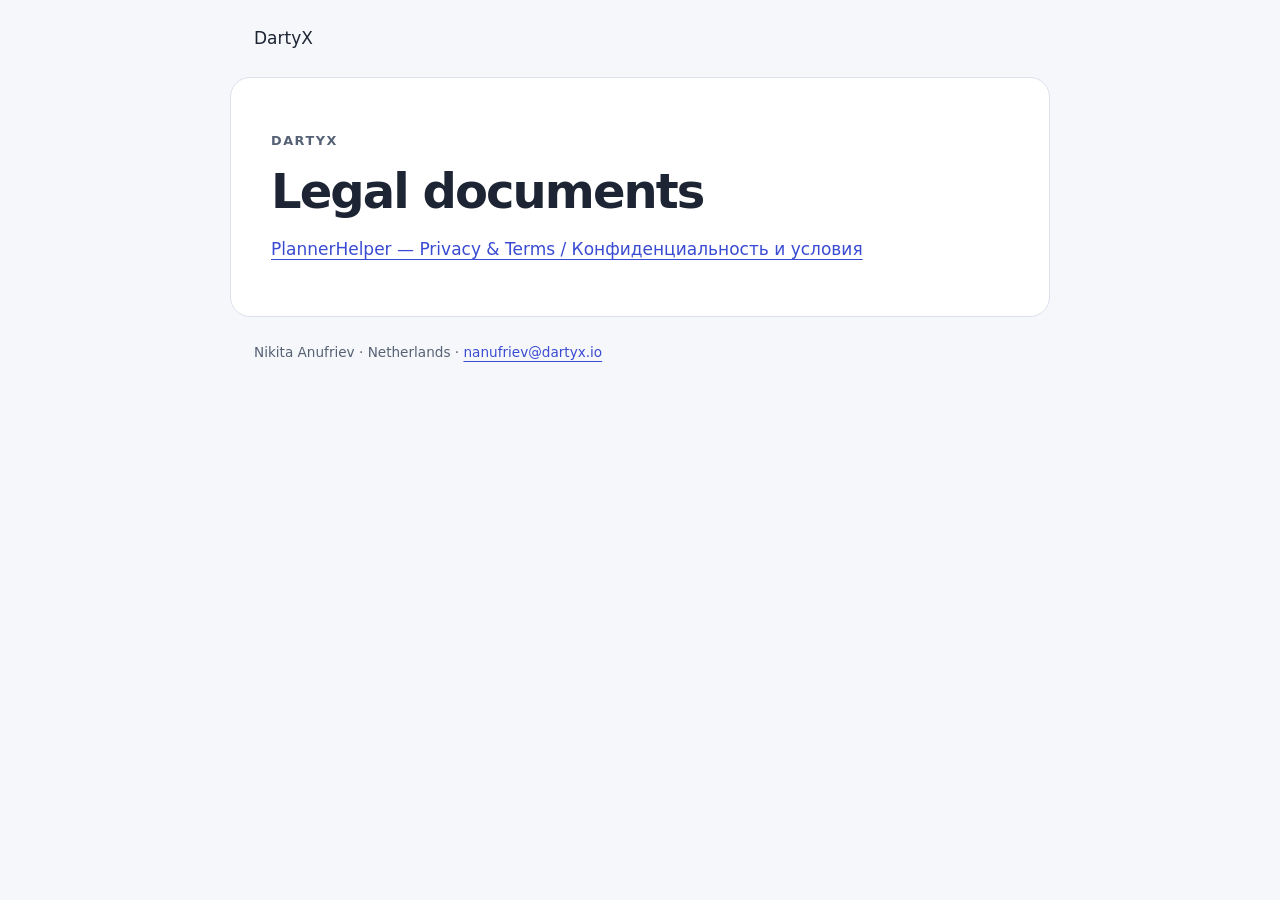
<file: index.html>
<!doctype html><html lang="en"><head><meta charset="utf-8"><meta name="viewport" content="width=device-width, initial-scale=1"><title>DartyX · Legal</title><link rel="stylesheet" href="styles.css"></head><body><header>DartyX</header><main><p class="eyebrow">DartyX</p><h1>Legal documents</h1><p><a href="plannerhelper/">PlannerHelper — Privacy &amp; Terms / Конфиденциальность и условия</a></p></main><footer>Nikita Anufriev · Netherlands · <a href="mailto:nanufriev@dartyx.io">nanufriev@dartyx.io</a></footer></body></html>
</file>
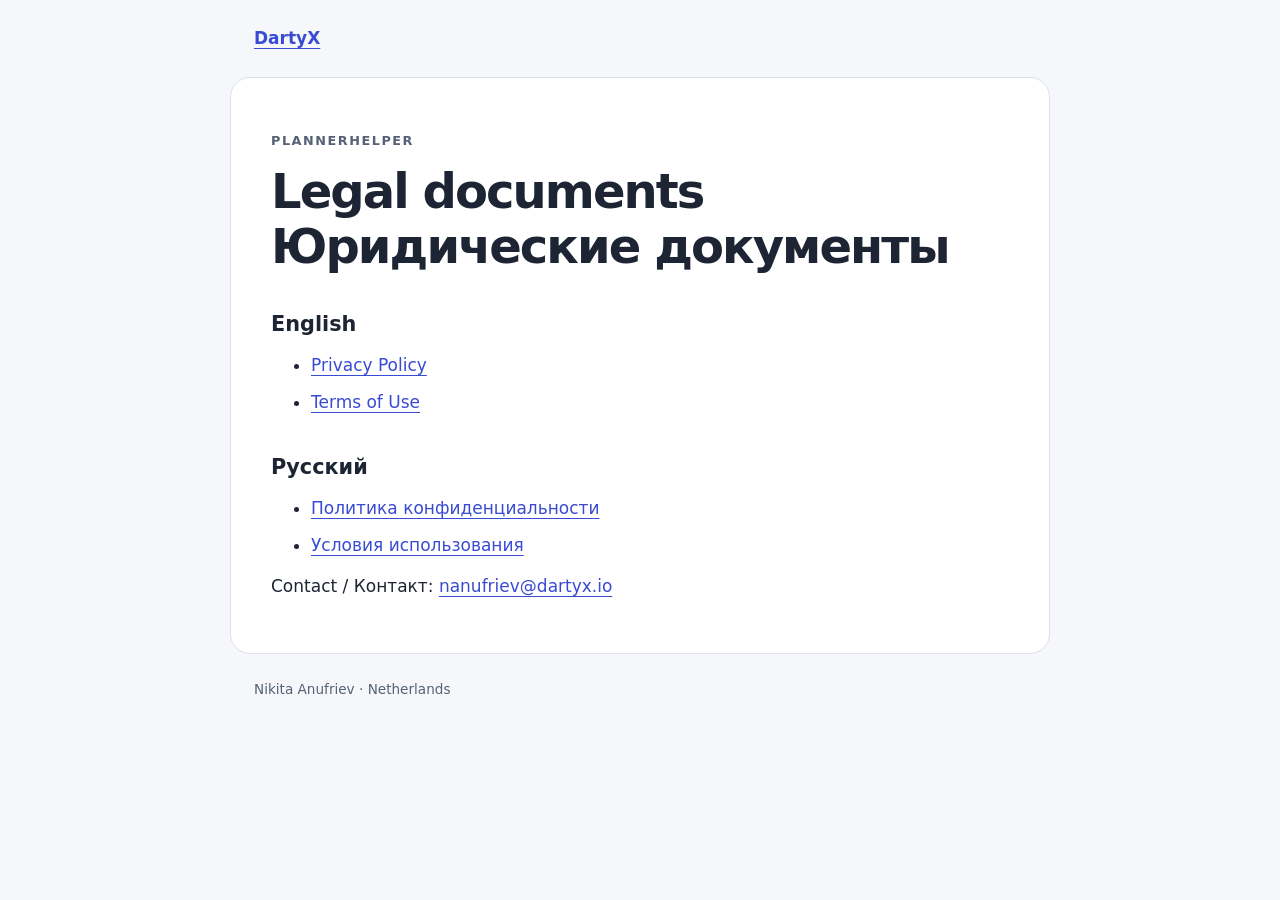
<file: plannerhelper/index.html>
<!doctype html><html lang="en"><head><meta charset="utf-8"><meta name="viewport" content="width=device-width, initial-scale=1"><title>PlannerHelper · Legal</title><link rel="stylesheet" href="../styles.css"></head><body><header><a href="../">DartyX</a></header><main><p class="eyebrow">PlannerHelper</p><h1>Legal documents<br><span lang="ru">Юридические документы</span></h1><h2>English</h2><ul><li><a href="privacy/">Privacy Policy</a></li><li><a href="terms/">Terms of Use</a></li></ul><h2 lang="ru">Русский</h2><ul lang="ru"><li><a href="privacy/ru/">Политика конфиденциальности</a></li><li><a href="terms/ru/">Условия использования</a></li></ul><p>Contact / Контакт: <a href="mailto:nanufriev@dartyx.io">nanufriev@dartyx.io</a></p></main><footer>Nikita Anufriev · Netherlands</footer></body></html>
</file>
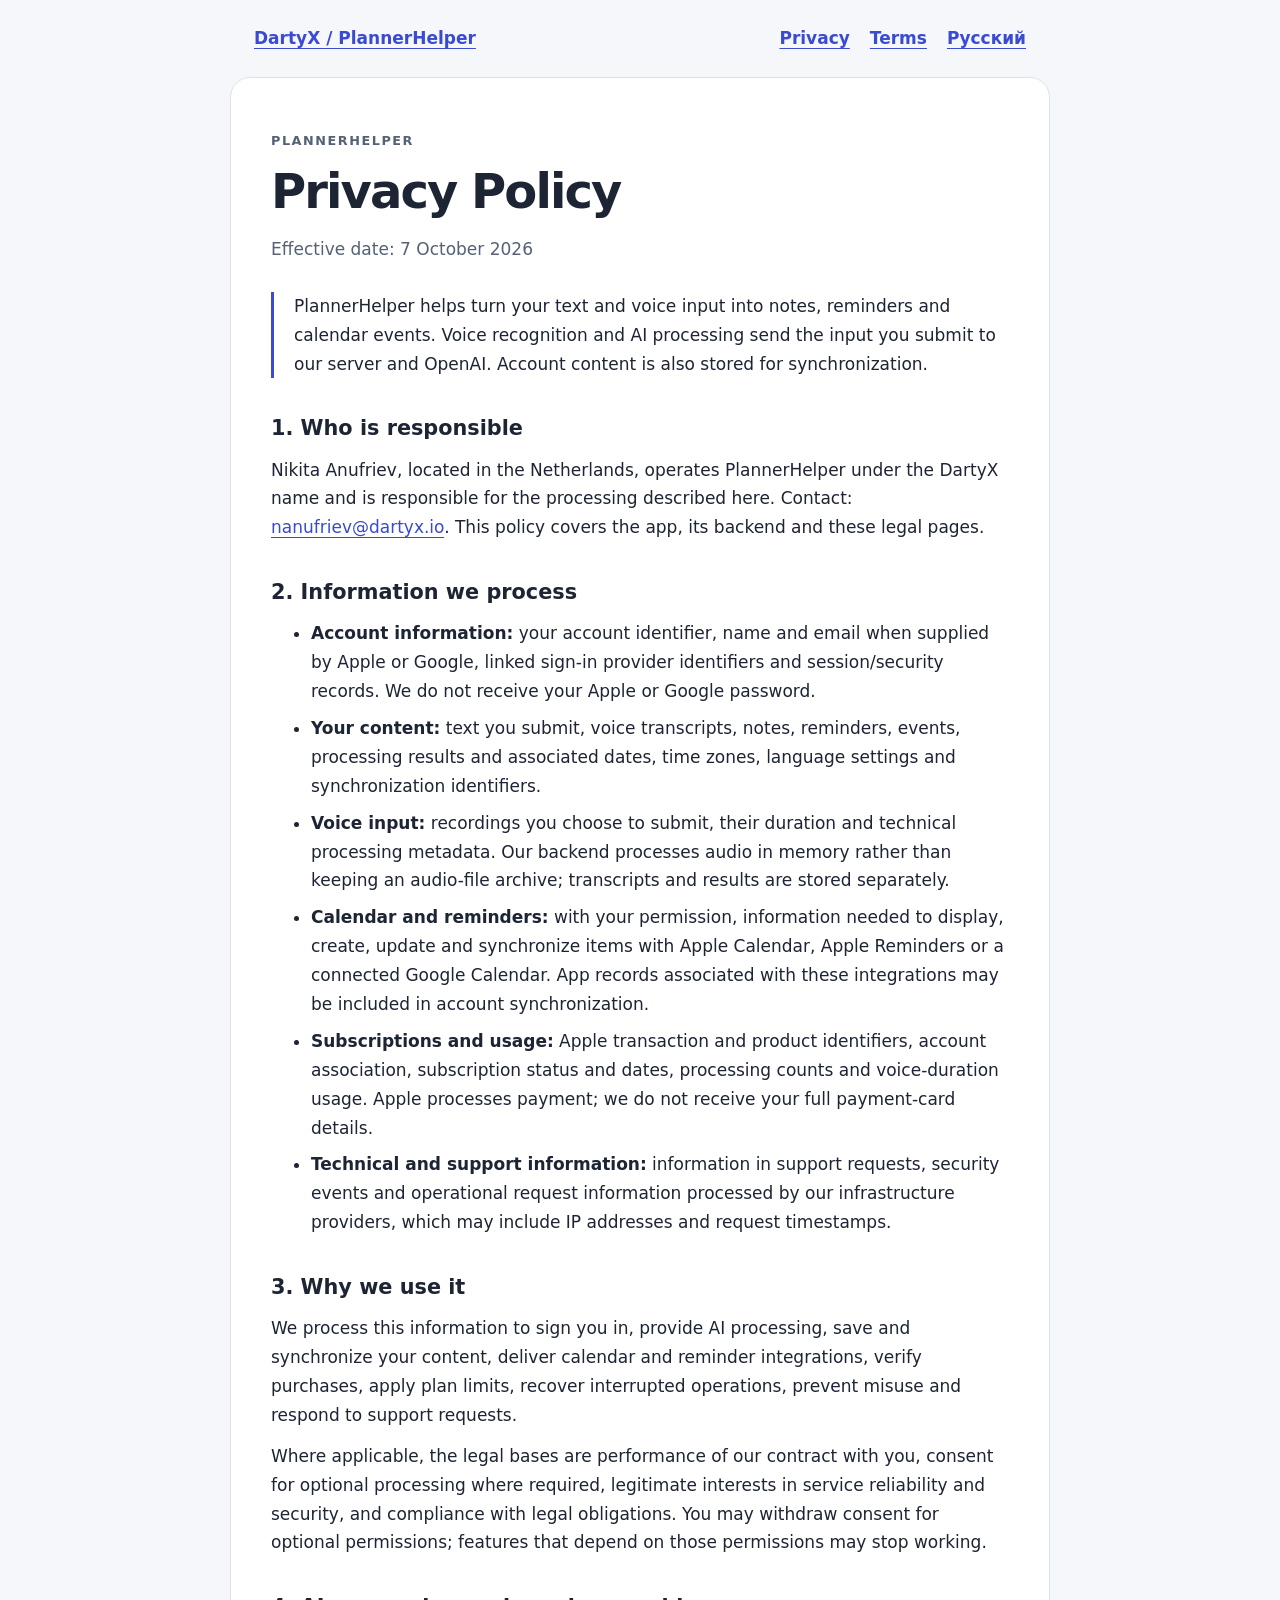
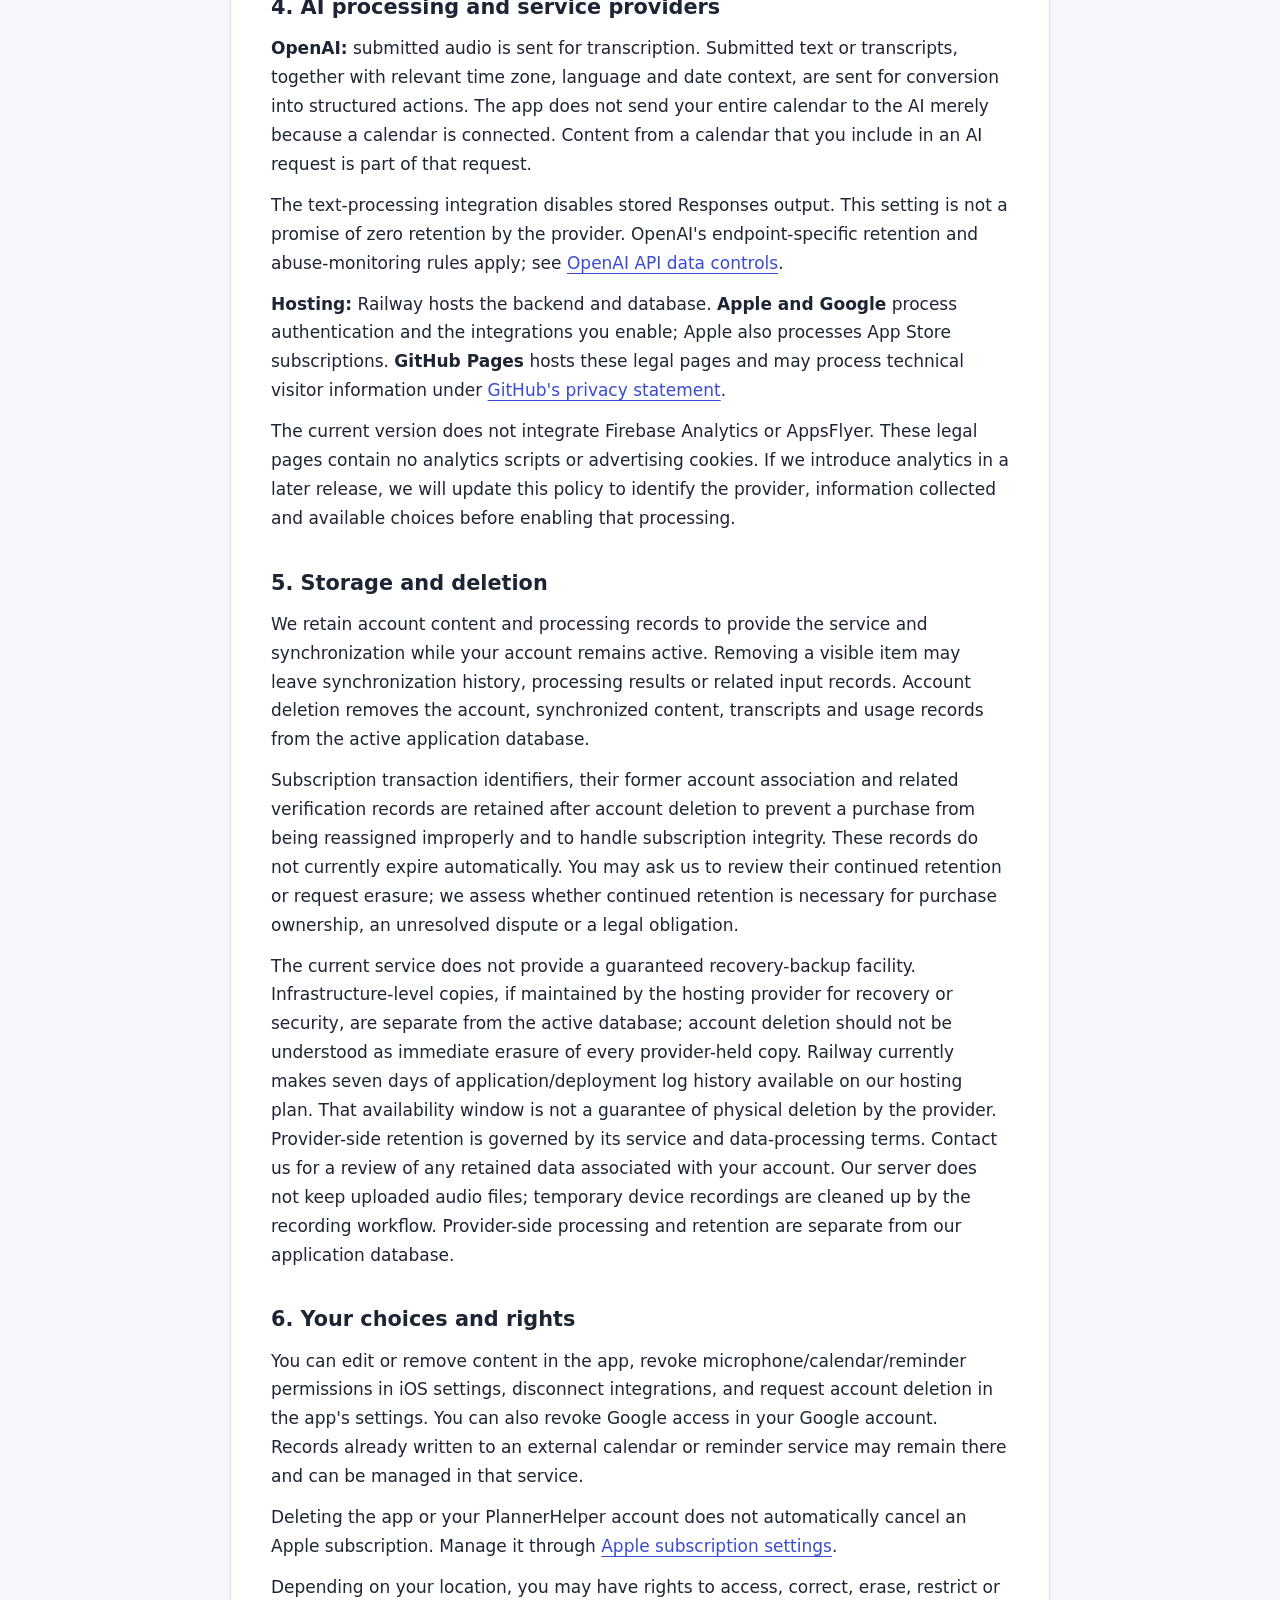
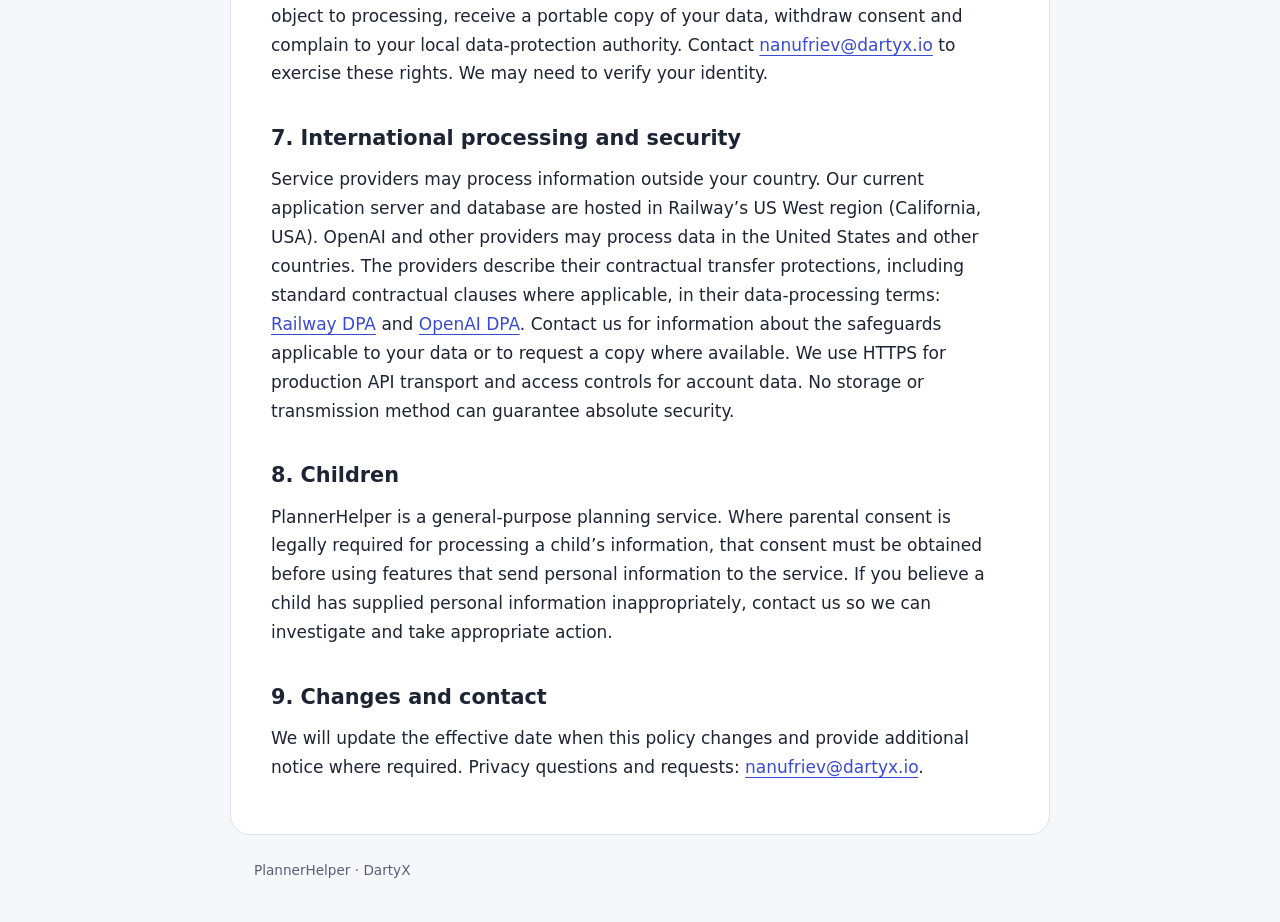
<file: plannerhelper/privacy/index.html>
<!doctype html>
<html lang="en"><head><meta charset="utf-8"><meta name="viewport" content="width=device-width, initial-scale=1"><title>Privacy Policy · PlannerHelper</title><link rel="stylesheet" href="../../styles.css"></head>
<body><header><a href="../">DartyX / PlannerHelper</a><nav aria-label="Legal documents"><a href="./" aria-current="page">Privacy</a><a href="../terms/">Terms</a><a href="ru/" lang="ru" hreflang="ru">Русский</a></nav></header><main>

<p class="eyebrow">PlannerHelper</p><h1>Privacy Policy</h1><p class="meta">Effective date: 7 October 2026</p>
<div class="summary"><p>PlannerHelper helps turn your text and voice input into notes, reminders and calendar events. Voice recognition and AI processing send the input you submit to our server and OpenAI. Account content is also stored for synchronization.</p></div>
<h2>1. Who is responsible</h2><p>Nikita Anufriev, located in the Netherlands, operates PlannerHelper under the DartyX name and is responsible for the processing described here. Contact: <a href="mailto:nanufriev@dartyx.io">nanufriev@dartyx.io</a>. This policy covers the app, its backend and these legal pages.</p>
<h2>2. Information we process</h2><ul>
<li><strong>Account information:</strong> your account identifier, name and email when supplied by Apple or Google, linked sign-in provider identifiers and session/security records. We do not receive your Apple or Google password.</li>
<li><strong>Your content:</strong> text you submit, voice transcripts, notes, reminders, events, processing results and associated dates, time zones, language settings and synchronization identifiers.</li>
<li><strong>Voice input:</strong> recordings you choose to submit, their duration and technical processing metadata. Our backend processes audio in memory rather than keeping an audio-file archive; transcripts and results are stored separately.</li>
<li><strong>Calendar and reminders:</strong> with your permission, information needed to display, create, update and synchronize items with Apple Calendar, Apple Reminders or a connected Google Calendar. App records associated with these integrations may be included in account synchronization.</li>
<li><strong>Subscriptions and usage:</strong> Apple transaction and product identifiers, account association, subscription status and dates, processing counts and voice-duration usage. Apple processes payment; we do not receive your full payment-card details.</li>
<li><strong>Technical and support information:</strong> information in support requests, security events and operational request information processed by our infrastructure providers, which may include IP addresses and request timestamps.</li></ul>
<h2>3. Why we use it</h2><p>We process this information to sign you in, provide AI processing, save and synchronize your content, deliver calendar and reminder integrations, verify purchases, apply plan limits, recover interrupted operations, prevent misuse and respond to support requests.</p><p>Where applicable, the legal bases are performance of our contract with you, consent for optional processing where required, legitimate interests in service reliability and security, and compliance with legal obligations. You may withdraw consent for optional permissions; features that depend on those permissions may stop working.</p>
<h2>4. AI processing and service providers</h2><p><strong>OpenAI:</strong> submitted audio is sent for transcription. Submitted text or transcripts, together with relevant time zone, language and date context, are sent for conversion into structured actions. The app does not send your entire calendar to the AI merely because a calendar is connected. Content from a calendar that you include in an AI request is part of that request.</p><p>The text-processing integration disables stored Responses output. This setting is not a promise of zero retention by the provider. OpenAI's endpoint-specific retention and abuse-monitoring rules apply; see <a href="https://developers.openai.com/api/docs/guides/your-data">OpenAI API data controls</a>.</p><p><strong>Hosting:</strong> Railway hosts the backend and database. <strong>Apple and Google</strong> process authentication and the integrations you enable; Apple also processes App Store subscriptions. <strong>GitHub Pages</strong> hosts these legal pages and may process technical visitor information under <a href="https://docs.github.com/en/site-policy/privacy-policies/github-general-privacy-statement">GitHub's privacy statement</a>.</p><p>The current version does not integrate Firebase Analytics or AppsFlyer. These legal pages contain no analytics scripts or advertising cookies. If we introduce analytics in a later release, we will update this policy to identify the provider, information collected and available choices before enabling that processing.</p>
<h2>5. Storage and deletion</h2><p>We retain account content and processing records to provide the service and synchronization while your account remains active. Removing a visible item may leave synchronization history, processing results or related input records. Account deletion removes the account, synchronized content, transcripts and usage records from the active application database.</p><p>Subscription transaction identifiers, their former account association and related verification records are retained after account deletion to prevent a purchase from being reassigned improperly and to handle subscription integrity. These records do not currently expire automatically. You may ask us to review their continued retention or request erasure; we assess whether continued retention is necessary for purchase ownership, an unresolved dispute or a legal obligation.</p><p>The current service does not provide a guaranteed recovery-backup facility. Infrastructure-level copies, if maintained by the hosting provider for recovery or security, are separate from the active database; account deletion should not be understood as immediate erasure of every provider-held copy. Railway currently makes seven days of application/deployment log history available on our hosting plan. That availability window is not a guarantee of physical deletion by the provider. Provider-side retention is governed by its service and data-processing terms. Contact us for a review of any retained data associated with your account. Our server does not keep uploaded audio files; temporary device recordings are cleaned up by the recording workflow. Provider-side processing and retention are separate from our application database.</p>
<h2>6. Your choices and rights</h2><p>You can edit or remove content in the app, revoke microphone/calendar/reminder permissions in iOS settings, disconnect integrations, and request account deletion in the app's settings. You can also revoke Google access in your Google account. Records already written to an external calendar or reminder service may remain there and can be managed in that service.</p><p>Deleting the app or your PlannerHelper account does not automatically cancel an Apple subscription. Manage it through <a href="https://apps.apple.com/account/subscriptions">Apple subscription settings</a>.</p><p>Depending on your location, you may have rights to access, correct, erase, restrict or object to processing, receive a portable copy of your data, withdraw consent and complain to your local data-protection authority. Contact <a href="mailto:nanufriev@dartyx.io">nanufriev@dartyx.io</a> to exercise these rights. We may need to verify your identity.</p>
<h2>7. International processing and security</h2><p>Service providers may process information outside your country. Our current application server and database are hosted in Railway’s US West region (California, USA). OpenAI and other providers may process data in the United States and other countries. The providers describe their contractual transfer protections, including standard contractual clauses where applicable, in their data-processing terms: <a href="https://railway.com/legal/dpa">Railway DPA</a> and <a href="https://openai.com/policies/data-processing-addendum/">OpenAI DPA</a>. Contact us for information about the safeguards applicable to your data or to request a copy where available. We use HTTPS for production API transport and access controls for account data. No storage or transmission method can guarantee absolute security.</p>
<h2>8. Children</h2><p>PlannerHelper is a general-purpose planning service. Where parental consent is legally required for processing a child’s information, that consent must be obtained before using features that send personal information to the service. If you believe a child has supplied personal information inappropriately, contact us so we can investigate and take appropriate action.</p>
<h2>9. Changes and contact</h2><p>We will update the effective date when this policy changes and provide additional notice where required. Privacy questions and requests: <a href="mailto:nanufriev@dartyx.io">nanufriev@dartyx.io</a>.</p>
</main><footer>PlannerHelper · DartyX</footer></body></html>
</file>
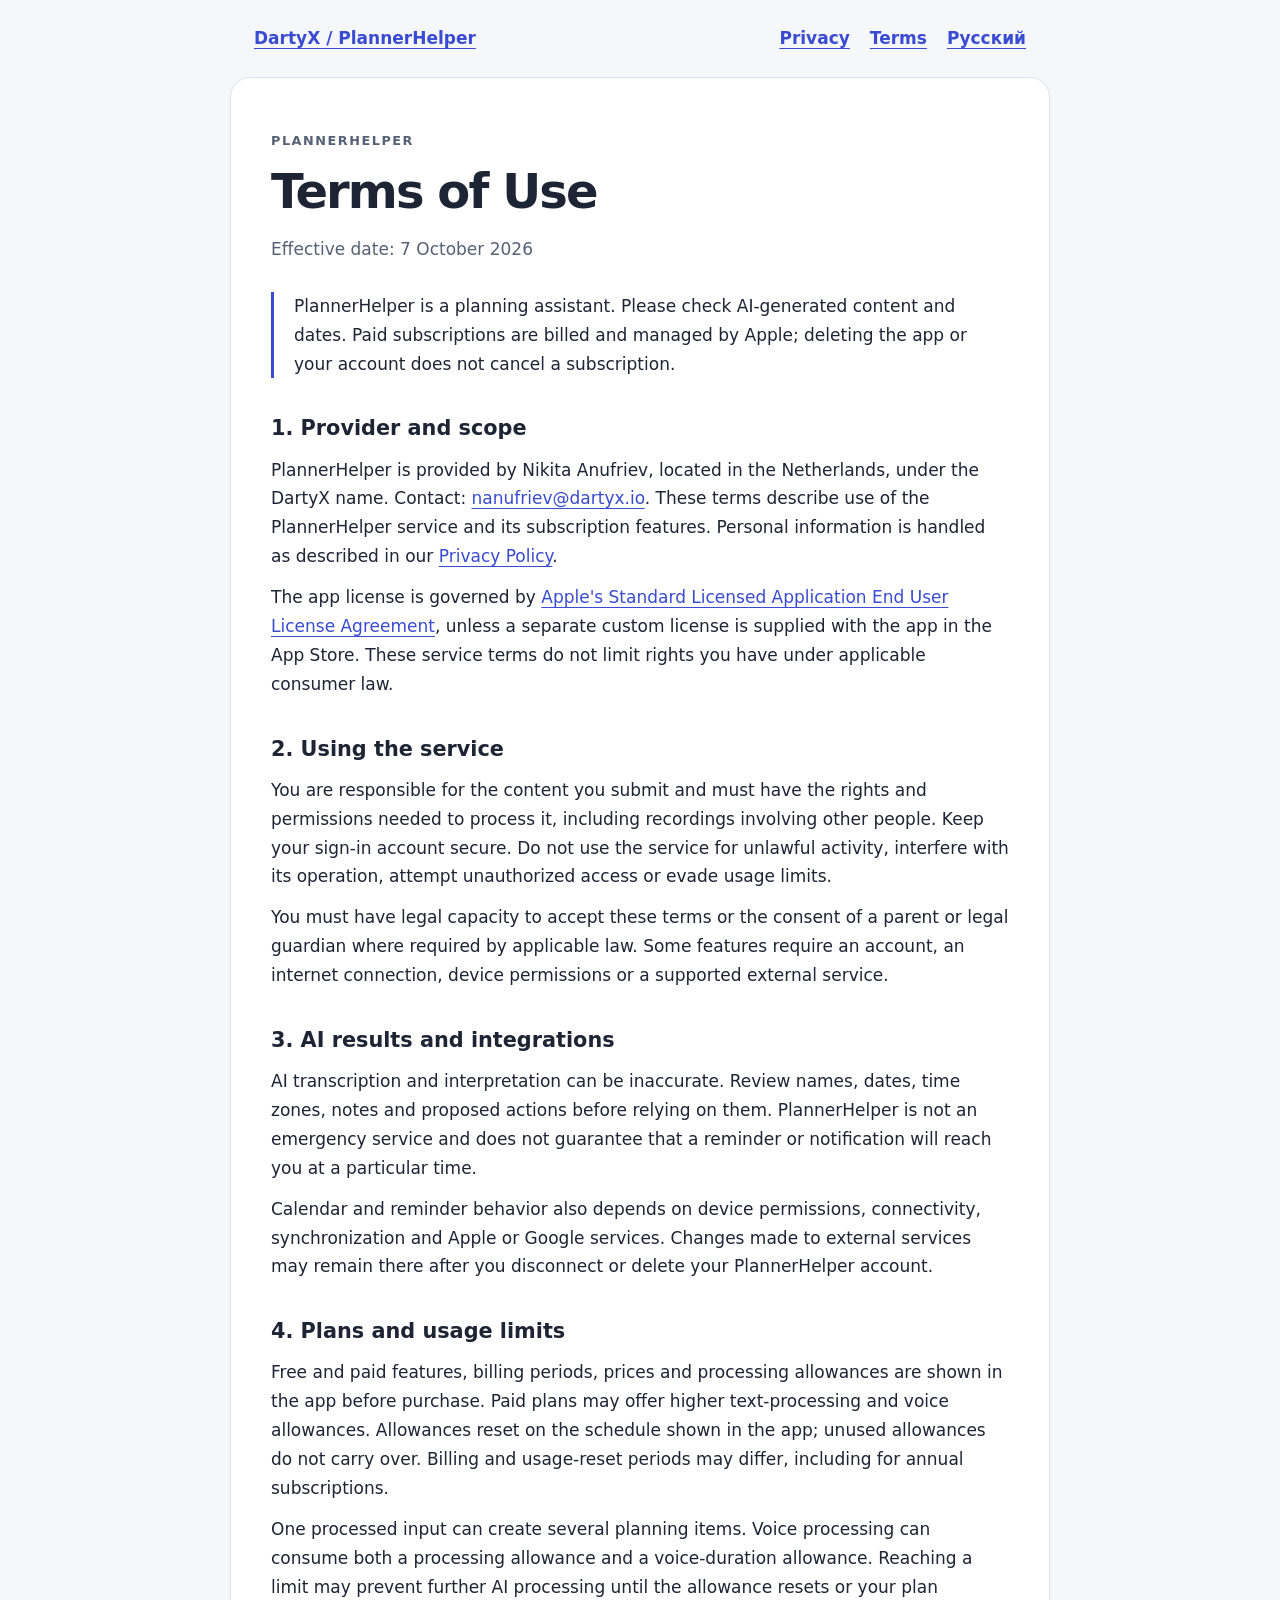
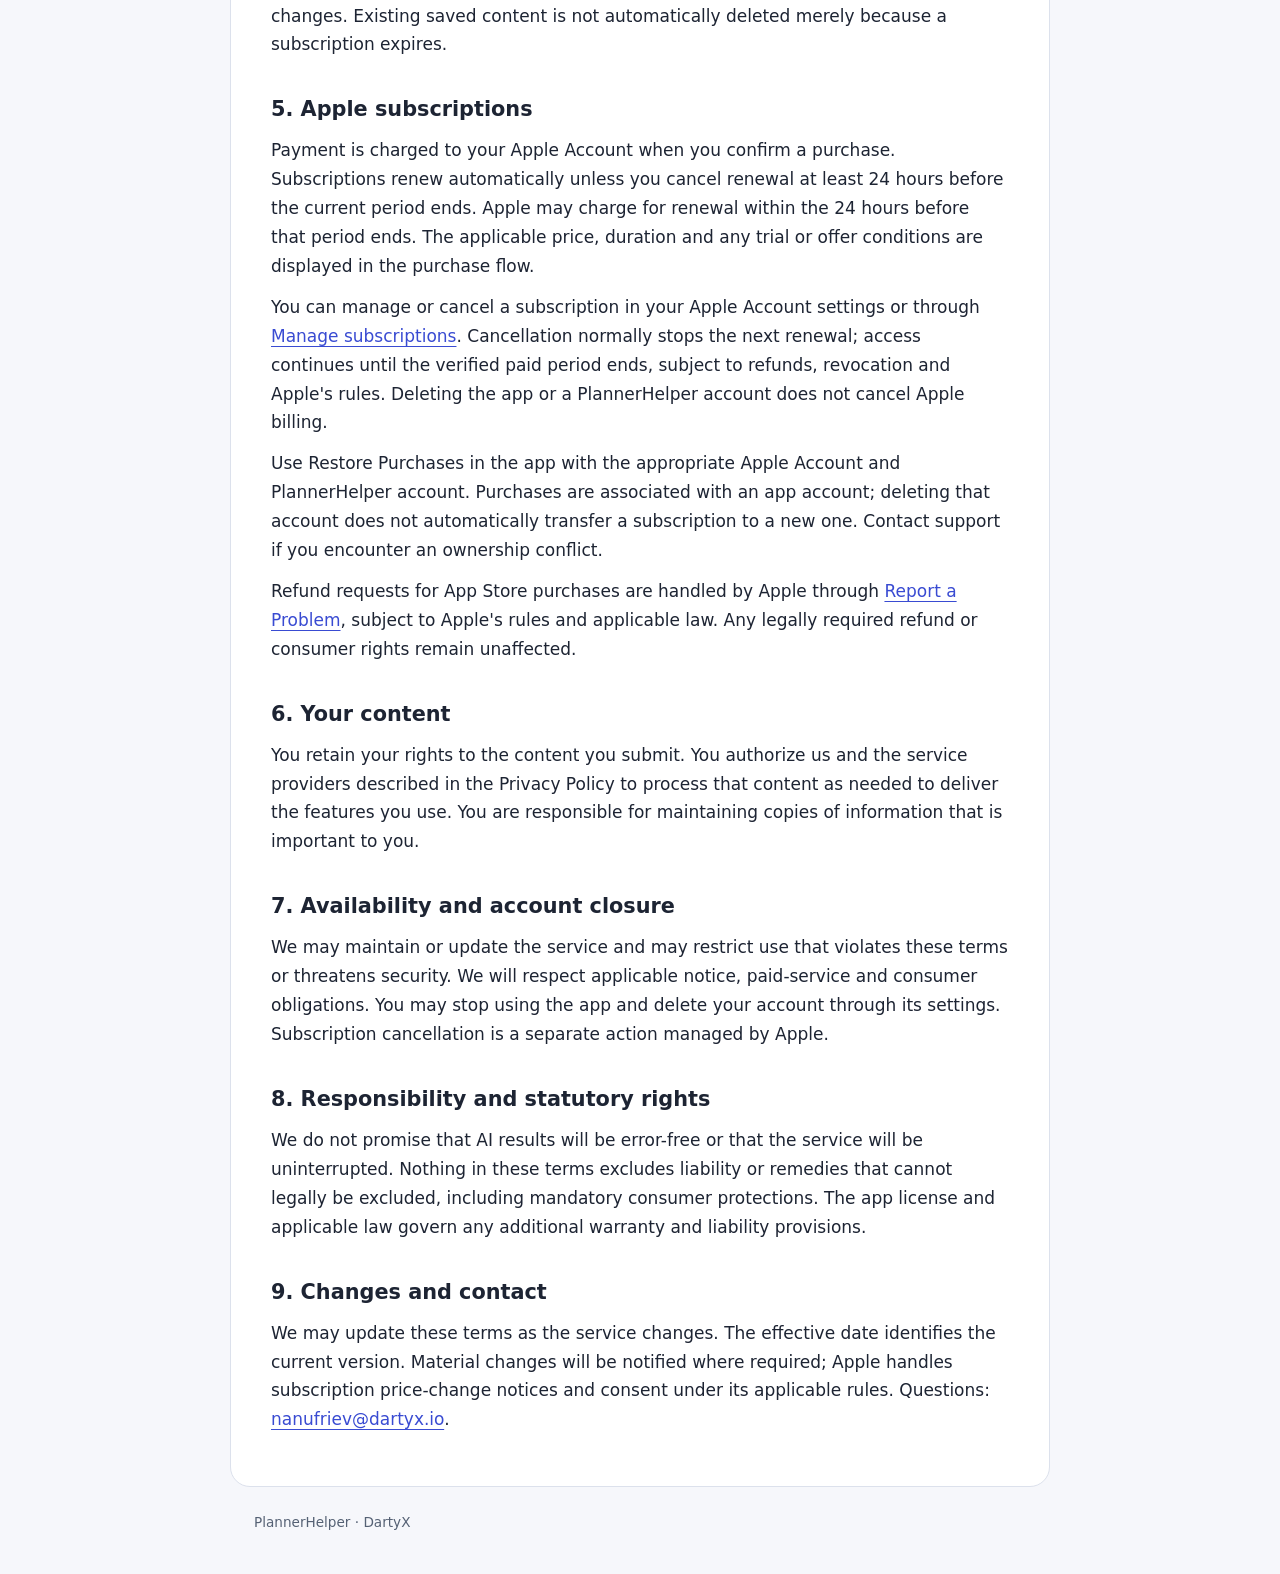
<file: plannerhelper/terms/index.html>
<!doctype html>
<html lang="en"><head><meta charset="utf-8"><meta name="viewport" content="width=device-width, initial-scale=1"><title>Terms of Use · PlannerHelper</title><link rel="stylesheet" href="../../styles.css"></head>
<body><header><a href="../">DartyX / PlannerHelper</a><nav aria-label="Legal documents"><a href="../privacy/">Privacy</a><a href="./" aria-current="page">Terms</a><a href="ru/" lang="ru" hreflang="ru">Русский</a></nav></header><main>

<p class="eyebrow">PlannerHelper</p><h1>Terms of Use</h1><p class="meta">Effective date: 7 October 2026</p>
<div class="summary"><p>PlannerHelper is a planning assistant. Please check AI-generated content and dates. Paid subscriptions are billed and managed by Apple; deleting the app or your account does not cancel a subscription.</p></div>
<h2>1. Provider and scope</h2><p>PlannerHelper is provided by Nikita Anufriev, located in the Netherlands, under the DartyX name. Contact: <a href="mailto:nanufriev@dartyx.io">nanufriev@dartyx.io</a>. These terms describe use of the PlannerHelper service and its subscription features. Personal information is handled as described in our <a href="../privacy/">Privacy Policy</a>.</p><p>The app license is governed by <a href="https://www.apple.com/legal/internet-services/itunes/dev/stdeula/">Apple's Standard Licensed Application End User License Agreement</a>, unless a separate custom license is supplied with the app in the App Store. These service terms do not limit rights you have under applicable consumer law.</p>
<h2>2. Using the service</h2><p>You are responsible for the content you submit and must have the rights and permissions needed to process it, including recordings involving other people. Keep your sign-in account secure. Do not use the service for unlawful activity, interfere with its operation, attempt unauthorized access or evade usage limits.</p><p>You must have legal capacity to accept these terms or the consent of a parent or legal guardian where required by applicable law. Some features require an account, an internet connection, device permissions or a supported external service.</p>
<h2>3. AI results and integrations</h2><p>AI transcription and interpretation can be inaccurate. Review names, dates, time zones, notes and proposed actions before relying on them. PlannerHelper is not an emergency service and does not guarantee that a reminder or notification will reach you at a particular time.</p><p>Calendar and reminder behavior also depends on device permissions, connectivity, synchronization and Apple or Google services. Changes made to external services may remain there after you disconnect or delete your PlannerHelper account.</p>
<h2>4. Plans and usage limits</h2><p>Free and paid features, billing periods, prices and processing allowances are shown in the app before purchase. Paid plans may offer higher text-processing and voice allowances. Allowances reset on the schedule shown in the app; unused allowances do not carry over. Billing and usage-reset periods may differ, including for annual subscriptions.</p><p>One processed input can create several planning items. Voice processing can consume both a processing allowance and a voice-duration allowance. Reaching a limit may prevent further AI processing until the allowance resets or your plan changes. Existing saved content is not automatically deleted merely because a subscription expires.</p>
<h2>5. Apple subscriptions</h2><p>Payment is charged to your Apple Account when you confirm a purchase. Subscriptions renew automatically unless you cancel renewal at least 24 hours before the current period ends. Apple may charge for renewal within the 24 hours before that period ends. The applicable price, duration and any trial or offer conditions are displayed in the purchase flow.</p><p>You can manage or cancel a subscription in your Apple Account settings or through <a href="https://apps.apple.com/account/subscriptions">Manage subscriptions</a>. Cancellation normally stops the next renewal; access continues until the verified paid period ends, subject to refunds, revocation and Apple's rules. Deleting the app or a PlannerHelper account does not cancel Apple billing.</p><p>Use Restore Purchases in the app with the appropriate Apple Account and PlannerHelper account. Purchases are associated with an app account; deleting that account does not automatically transfer a subscription to a new one. Contact support if you encounter an ownership conflict.</p><p>Refund requests for App Store purchases are handled by Apple through <a href="https://reportaproblem.apple.com/">Report a Problem</a>, subject to Apple's rules and applicable law. Any legally required refund or consumer rights remain unaffected.</p>
<h2>6. Your content</h2><p>You retain your rights to the content you submit. You authorize us and the service providers described in the Privacy Policy to process that content as needed to deliver the features you use. You are responsible for maintaining copies of information that is important to you.</p>
<h2>7. Availability and account closure</h2><p>We may maintain or update the service and may restrict use that violates these terms or threatens security. We will respect applicable notice, paid-service and consumer obligations. You may stop using the app and delete your account through its settings. Subscription cancellation is a separate action managed by Apple.</p>
<h2>8. Responsibility and statutory rights</h2><p>We do not promise that AI results will be error-free or that the service will be uninterrupted. Nothing in these terms excludes liability or remedies that cannot legally be excluded, including mandatory consumer protections. The app license and applicable law govern any additional warranty and liability provisions.</p>
<h2>9. Changes and contact</h2><p>We may update these terms as the service changes. The effective date identifies the current version. Material changes will be notified where required; Apple handles subscription price-change notices and consent under its applicable rules. Questions: <a href="mailto:nanufriev@dartyx.io">nanufriev@dartyx.io</a>.</p>
</main><footer>PlannerHelper · DartyX</footer></body></html>
</file>
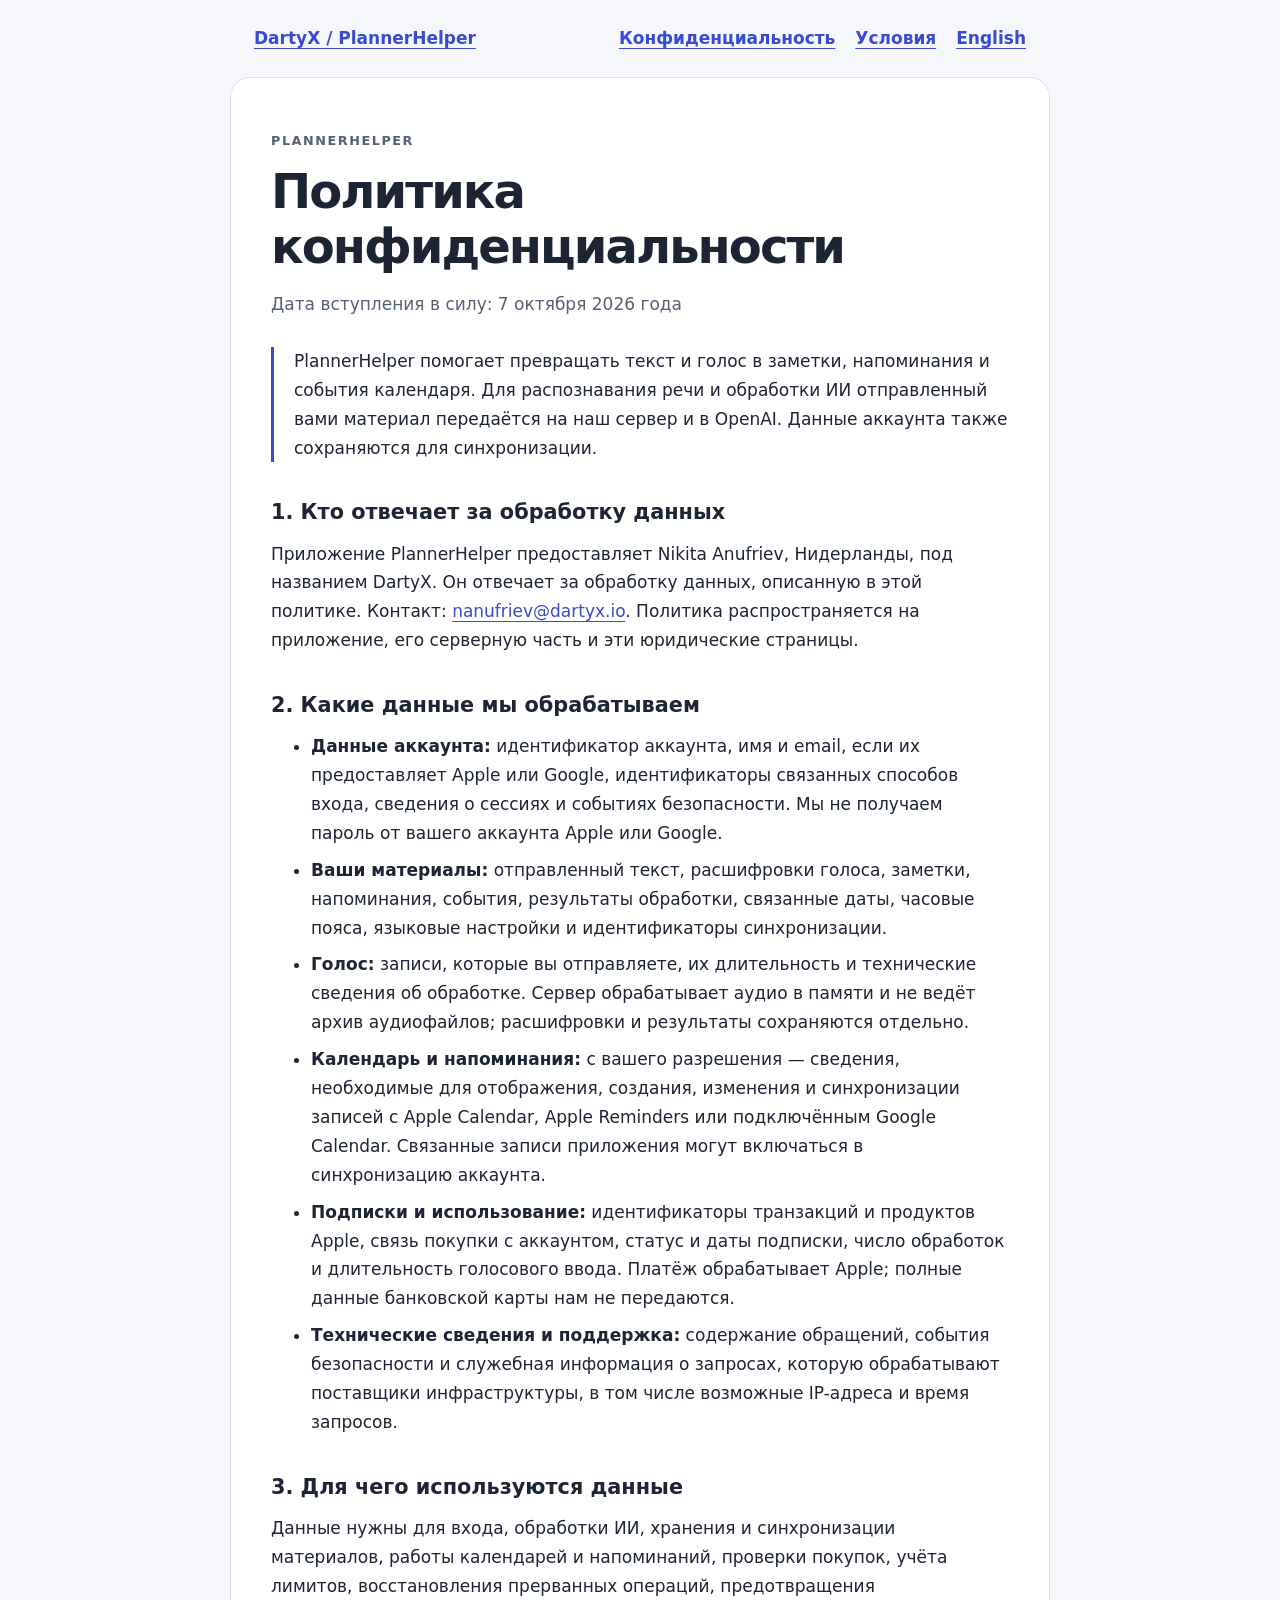
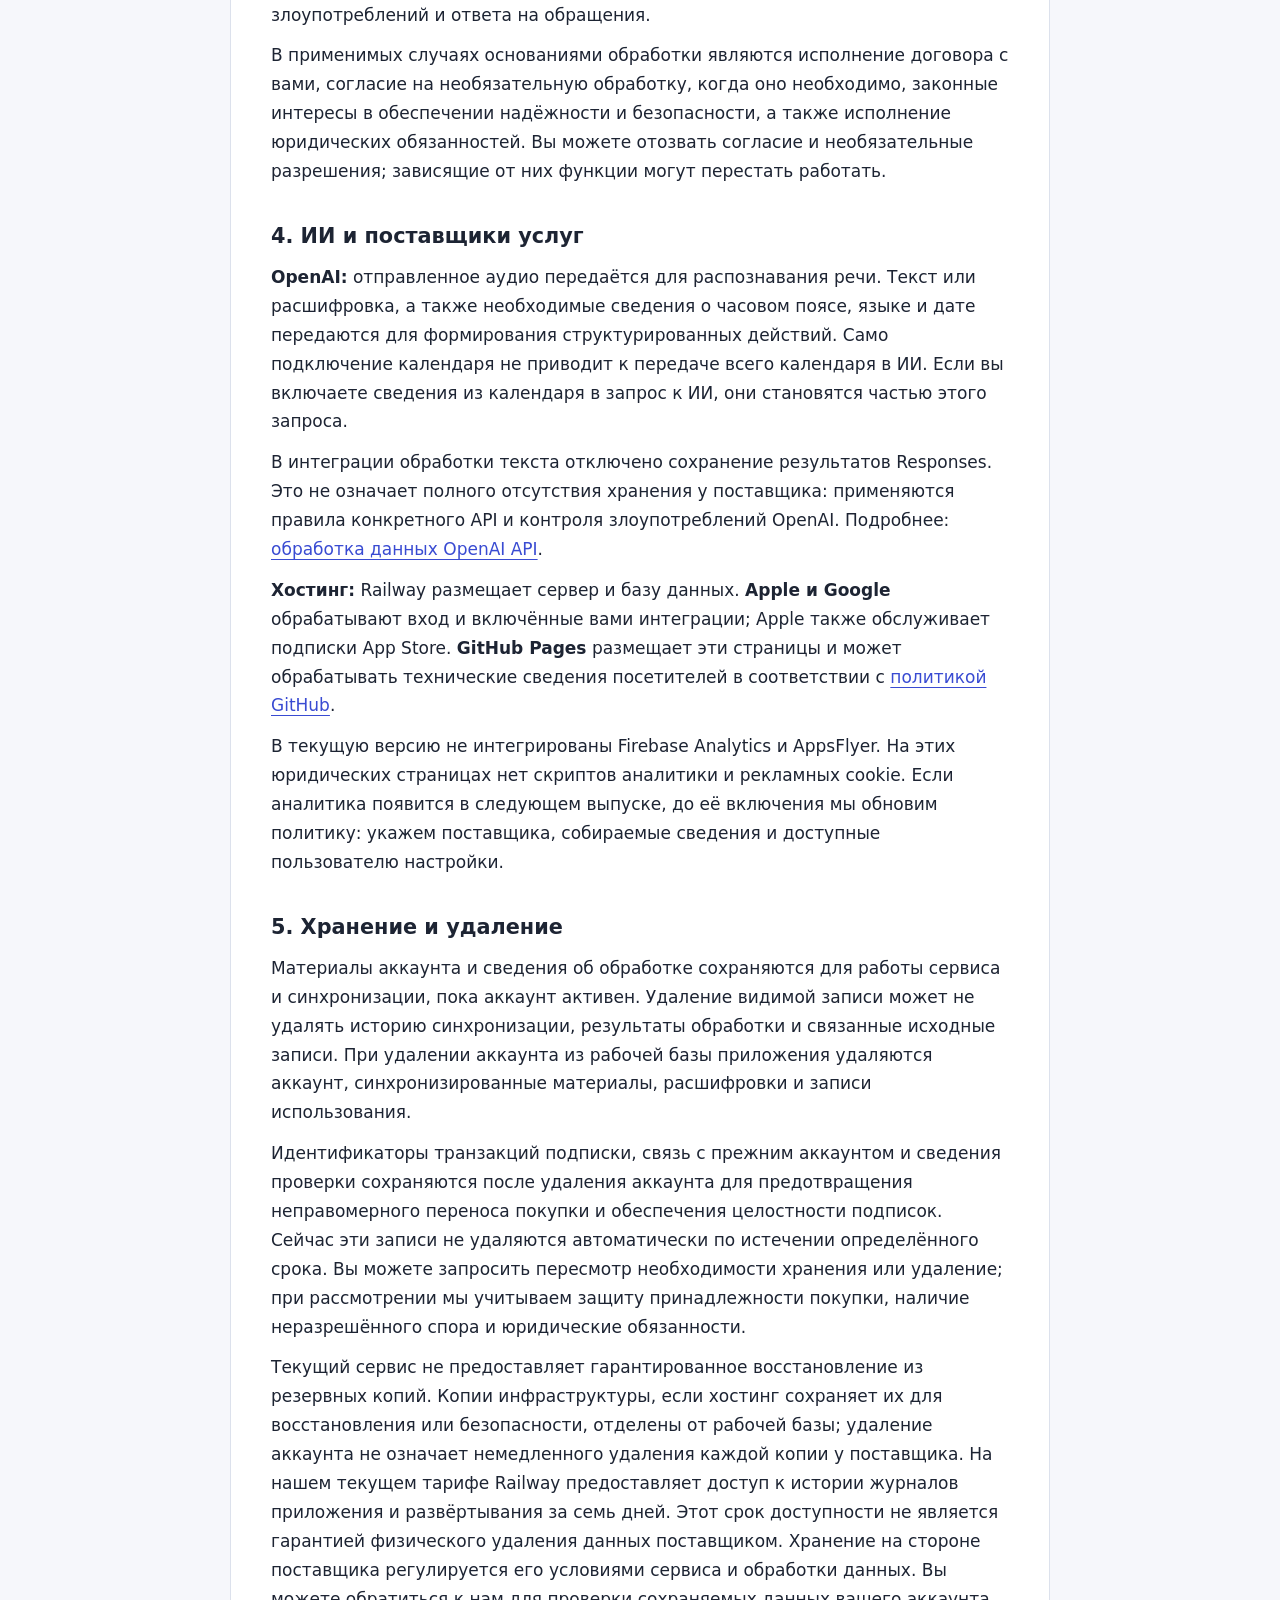
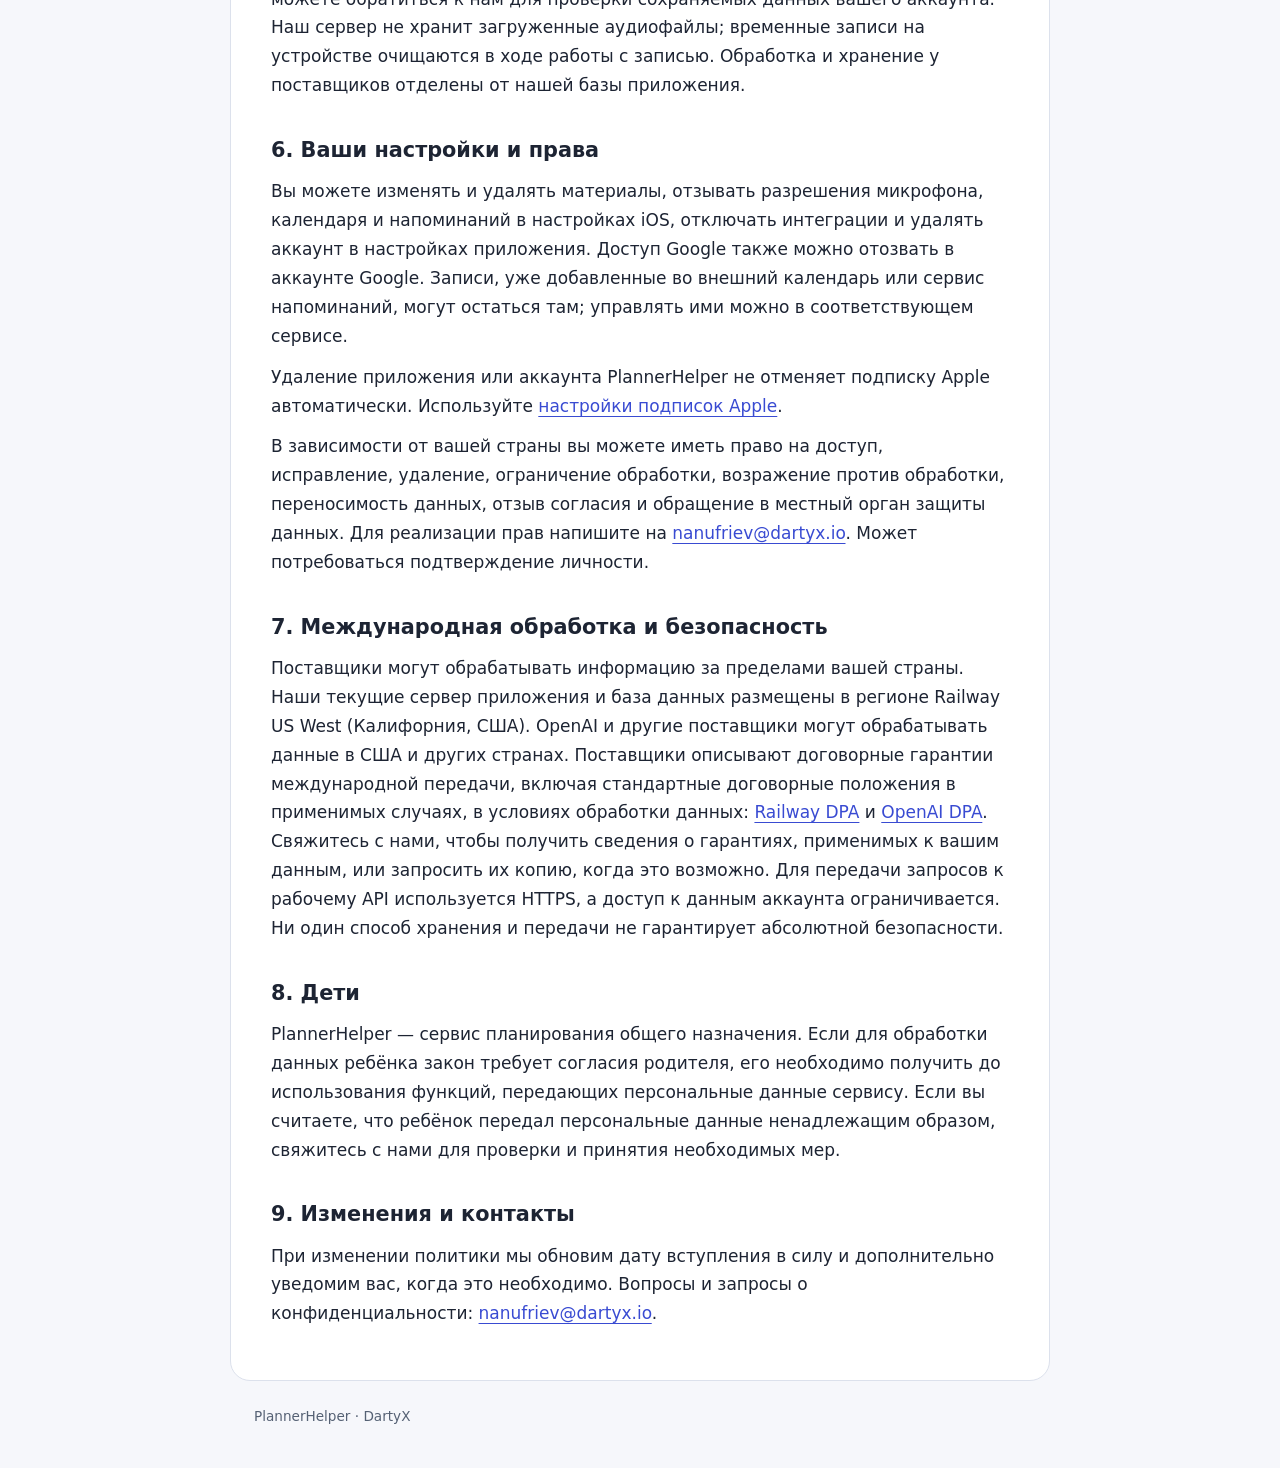
<file: plannerhelper/privacy/ru/index.html>
<!doctype html>
<html lang="ru"><head><meta charset="utf-8"><meta name="viewport" content="width=device-width, initial-scale=1"><title>Политика конфиденциальности · PlannerHelper</title><link rel="stylesheet" href="../../../styles.css"></head>
<body><header><a href="../../">DartyX / PlannerHelper</a><nav aria-label="Юридические документы"><a href="./" aria-current="page">Конфиденциальность</a><a href="../../terms/ru/">Условия</a><a href="../" lang="en" hreflang="en">English</a></nav></header><main>

<p class="eyebrow">PlannerHelper</p><h1>Политика конфиденциальности</h1><p class="meta">Дата вступления в силу: 7 октября 2026 года</p>
<div class="summary"><p>PlannerHelper помогает превращать текст и голос в заметки, напоминания и события календаря. Для распознавания речи и обработки ИИ отправленный вами материал передаётся на наш сервер и в OpenAI. Данные аккаунта также сохраняются для синхронизации.</p></div>
<h2>1. Кто отвечает за обработку данных</h2><p>Приложение PlannerHelper предоставляет Nikita Anufriev, Нидерланды, под названием DartyX. Он отвечает за обработку данных, описанную в этой политике. Контакт: <a href="mailto:nanufriev@dartyx.io">nanufriev@dartyx.io</a>. Политика распространяется на приложение, его серверную часть и эти юридические страницы.</p>
<h2>2. Какие данные мы обрабатываем</h2><ul>
<li><strong>Данные аккаунта:</strong> идентификатор аккаунта, имя и email, если их предоставляет Apple или Google, идентификаторы связанных способов входа, сведения о сессиях и событиях безопасности. Мы не получаем пароль от вашего аккаунта Apple или Google.</li>
<li><strong>Ваши материалы:</strong> отправленный текст, расшифровки голоса, заметки, напоминания, события, результаты обработки, связанные даты, часовые пояса, языковые настройки и идентификаторы синхронизации.</li>
<li><strong>Голос:</strong> записи, которые вы отправляете, их длительность и технические сведения об обработке. Сервер обрабатывает аудио в памяти и не ведёт архив аудиофайлов; расшифровки и результаты сохраняются отдельно.</li>
<li><strong>Календарь и напоминания:</strong> с вашего разрешения — сведения, необходимые для отображения, создания, изменения и синхронизации записей с Apple Calendar, Apple Reminders или подключённым Google Calendar. Связанные записи приложения могут включаться в синхронизацию аккаунта.</li>
<li><strong>Подписки и использование:</strong> идентификаторы транзакций и продуктов Apple, связь покупки с аккаунтом, статус и даты подписки, число обработок и длительность голосового ввода. Платёж обрабатывает Apple; полные данные банковской карты нам не передаются.</li>
<li><strong>Технические сведения и поддержка:</strong> содержание обращений, события безопасности и служебная информация о запросах, которую обрабатывают поставщики инфраструктуры, в том числе возможные IP-адреса и время запросов.</li></ul>
<h2>3. Для чего используются данные</h2><p>Данные нужны для входа, обработки ИИ, хранения и синхронизации материалов, работы календарей и напоминаний, проверки покупок, учёта лимитов, восстановления прерванных операций, предотвращения злоупотреблений и ответа на обращения.</p><p>В применимых случаях основаниями обработки являются исполнение договора с вами, согласие на необязательную обработку, когда оно необходимо, законные интересы в обеспечении надёжности и безопасности, а также исполнение юридических обязанностей. Вы можете отозвать согласие и необязательные разрешения; зависящие от них функции могут перестать работать.</p>
<h2>4. ИИ и поставщики услуг</h2><p><strong>OpenAI:</strong> отправленное аудио передаётся для распознавания речи. Текст или расшифровка, а также необходимые сведения о часовом поясе, языке и дате передаются для формирования структурированных действий. Само подключение календаря не приводит к передаче всего календаря в ИИ. Если вы включаете сведения из календаря в запрос к ИИ, они становятся частью этого запроса.</p><p>В интеграции обработки текста отключено сохранение результатов Responses. Это не означает полного отсутствия хранения у поставщика: применяются правила конкретного API и контроля злоупотреблений OpenAI. Подробнее: <a href="https://developers.openai.com/api/docs/guides/your-data">обработка данных OpenAI API</a>.</p><p><strong>Хостинг:</strong> Railway размещает сервер и базу данных. <strong>Apple и Google</strong> обрабатывают вход и включённые вами интеграции; Apple также обслуживает подписки App Store. <strong>GitHub Pages</strong> размещает эти страницы и может обрабатывать технические сведения посетителей в соответствии с <a href="https://docs.github.com/en/site-policy/privacy-policies/github-general-privacy-statement">политикой GitHub</a>.</p><p>В текущую версию не интегрированы Firebase Analytics и AppsFlyer. На этих юридических страницах нет скриптов аналитики и рекламных cookie. Если аналитика появится в следующем выпуске, до её включения мы обновим политику: укажем поставщика, собираемые сведения и доступные пользователю настройки.</p>
<h2>5. Хранение и удаление</h2><p>Материалы аккаунта и сведения об обработке сохраняются для работы сервиса и синхронизации, пока аккаунт активен. Удаление видимой записи может не удалять историю синхронизации, результаты обработки и связанные исходные записи. При удалении аккаунта из рабочей базы приложения удаляются аккаунт, синхронизированные материалы, расшифровки и записи использования.</p><p>Идентификаторы транзакций подписки, связь с прежним аккаунтом и сведения проверки сохраняются после удаления аккаунта для предотвращения неправомерного переноса покупки и обеспечения целостности подписок. Сейчас эти записи не удаляются автоматически по истечении определённого срока. Вы можете запросить пересмотр необходимости хранения или удаление; при рассмотрении мы учитываем защиту принадлежности покупки, наличие неразрешённого спора и юридические обязанности.</p><p>Текущий сервис не предоставляет гарантированное восстановление из резервных копий. Копии инфраструктуры, если хостинг сохраняет их для восстановления или безопасности, отделены от рабочей базы; удаление аккаунта не означает немедленного удаления каждой копии у поставщика. На нашем текущем тарифе Railway предоставляет доступ к истории журналов приложения и развёртывания за семь дней. Этот срок доступности не является гарантией физического удаления данных поставщиком. Хранение на стороне поставщика регулируется его условиями сервиса и обработки данных. Вы можете обратиться к нам для проверки сохраняемых данных вашего аккаунта. Наш сервер не хранит загруженные аудиофайлы; временные записи на устройстве очищаются в ходе работы с записью. Обработка и хранение у поставщиков отделены от нашей базы приложения.</p>
<h2>6. Ваши настройки и права</h2><p>Вы можете изменять и удалять материалы, отзывать разрешения микрофона, календаря и напоминаний в настройках iOS, отключать интеграции и удалять аккаунт в настройках приложения. Доступ Google также можно отозвать в аккаунте Google. Записи, уже добавленные во внешний календарь или сервис напоминаний, могут остаться там; управлять ими можно в соответствующем сервисе.</p><p>Удаление приложения или аккаунта PlannerHelper не отменяет подписку Apple автоматически. Используйте <a href="https://apps.apple.com/account/subscriptions">настройки подписок Apple</a>.</p><p>В зависимости от вашей страны вы можете иметь право на доступ, исправление, удаление, ограничение обработки, возражение против обработки, переносимость данных, отзыв согласия и обращение в местный орган защиты данных. Для реализации прав напишите на <a href="mailto:nanufriev@dartyx.io">nanufriev@dartyx.io</a>. Может потребоваться подтверждение личности.</p>
<h2>7. Международная обработка и безопасность</h2><p>Поставщики могут обрабатывать информацию за пределами вашей страны. Наши текущие сервер приложения и база данных размещены в регионе Railway US West (Калифорния, США). OpenAI и другие поставщики могут обрабатывать данные в США и других странах. Поставщики описывают договорные гарантии международной передачи, включая стандартные договорные положения в применимых случаях, в условиях обработки данных: <a href="https://railway.com/legal/dpa">Railway DPA</a> и <a href="https://openai.com/policies/data-processing-addendum/">OpenAI DPA</a>. Свяжитесь с нами, чтобы получить сведения о гарантиях, применимых к вашим данным, или запросить их копию, когда это возможно. Для передачи запросов к рабочему API используется HTTPS, а доступ к данным аккаунта ограничивается. Ни один способ хранения и передачи не гарантирует абсолютной безопасности.</p>
<h2>8. Дети</h2><p>PlannerHelper — сервис планирования общего назначения. Если для обработки данных ребёнка закон требует согласия родителя, его необходимо получить до использования функций, передающих персональные данные сервису. Если вы считаете, что ребёнок передал персональные данные ненадлежащим образом, свяжитесь с нами для проверки и принятия необходимых мер.</p>
<h2>9. Изменения и контакты</h2><p>При изменении политики мы обновим дату вступления в силу и дополнительно уведомим вас, когда это необходимо. Вопросы и запросы о конфиденциальности: <a href="mailto:nanufriev@dartyx.io">nanufriev@dartyx.io</a>.</p>
</main><footer>PlannerHelper · DartyX</footer></body></html>
</file>
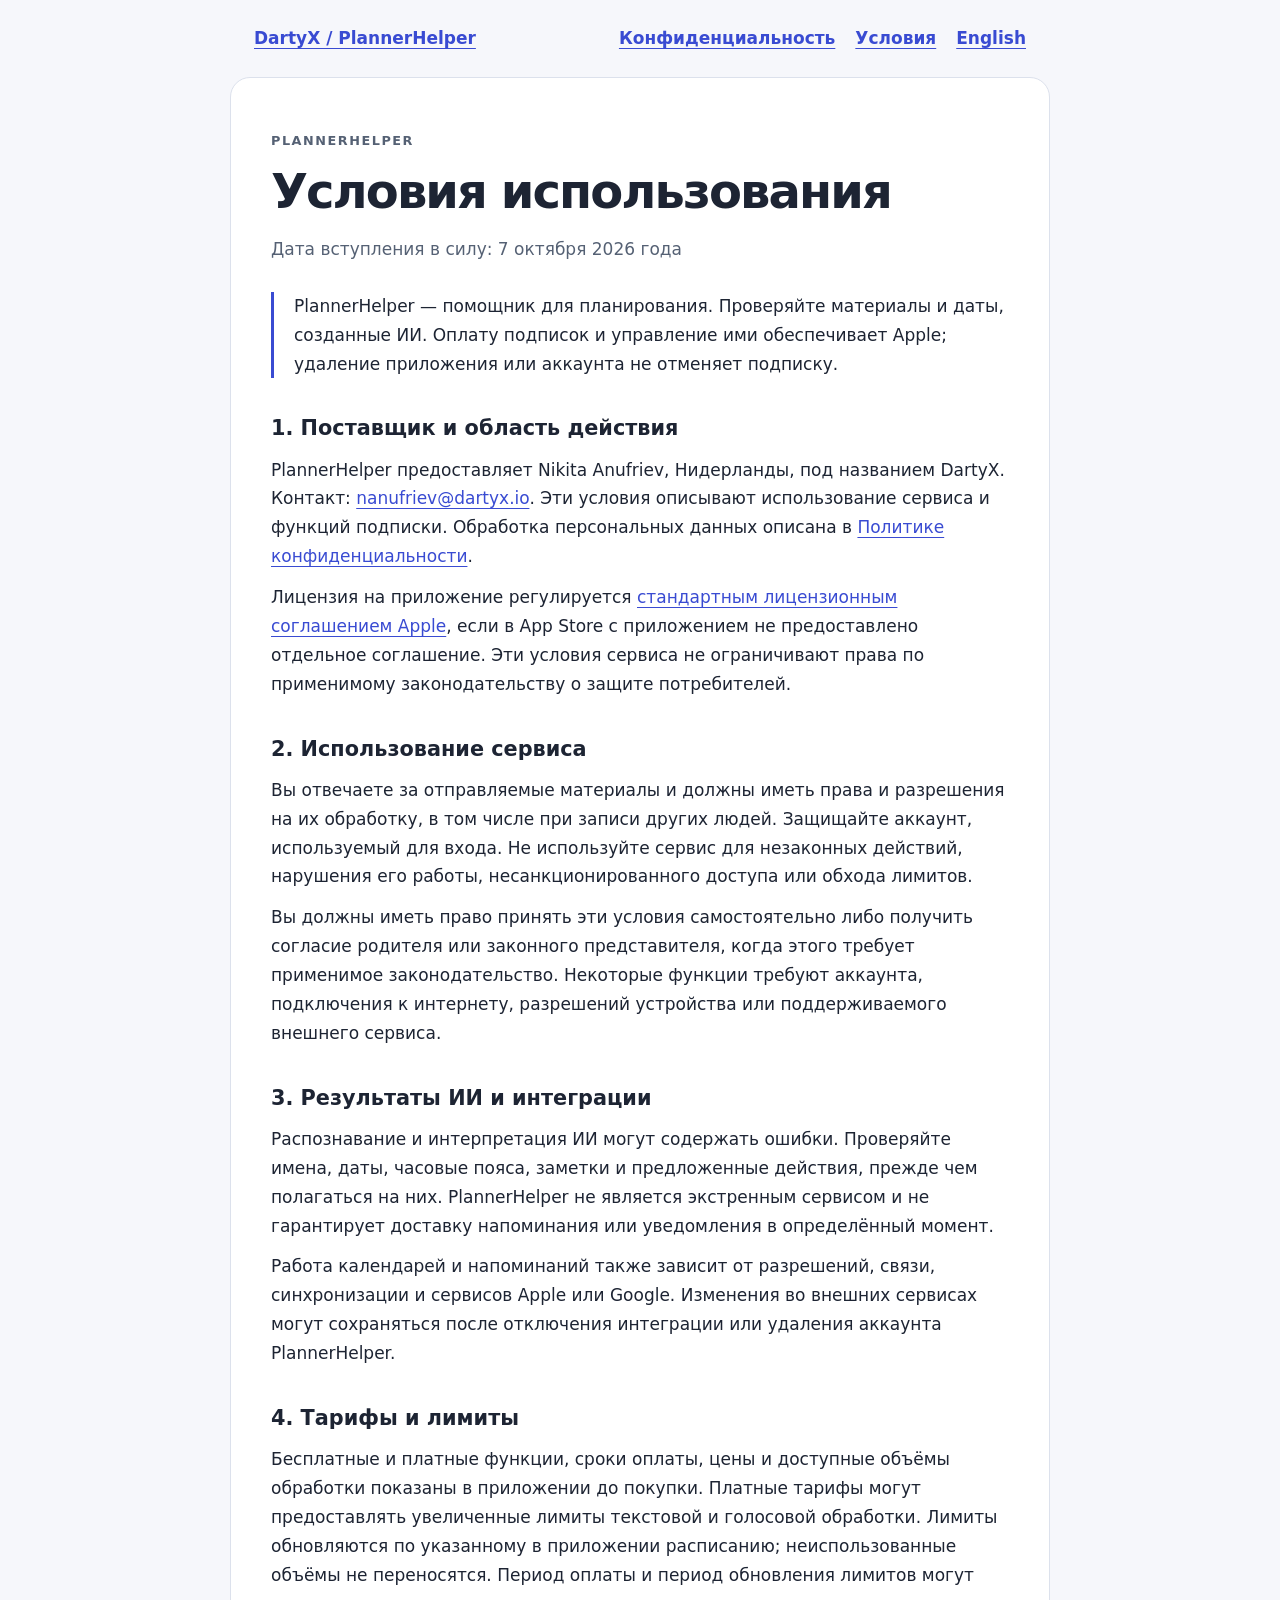
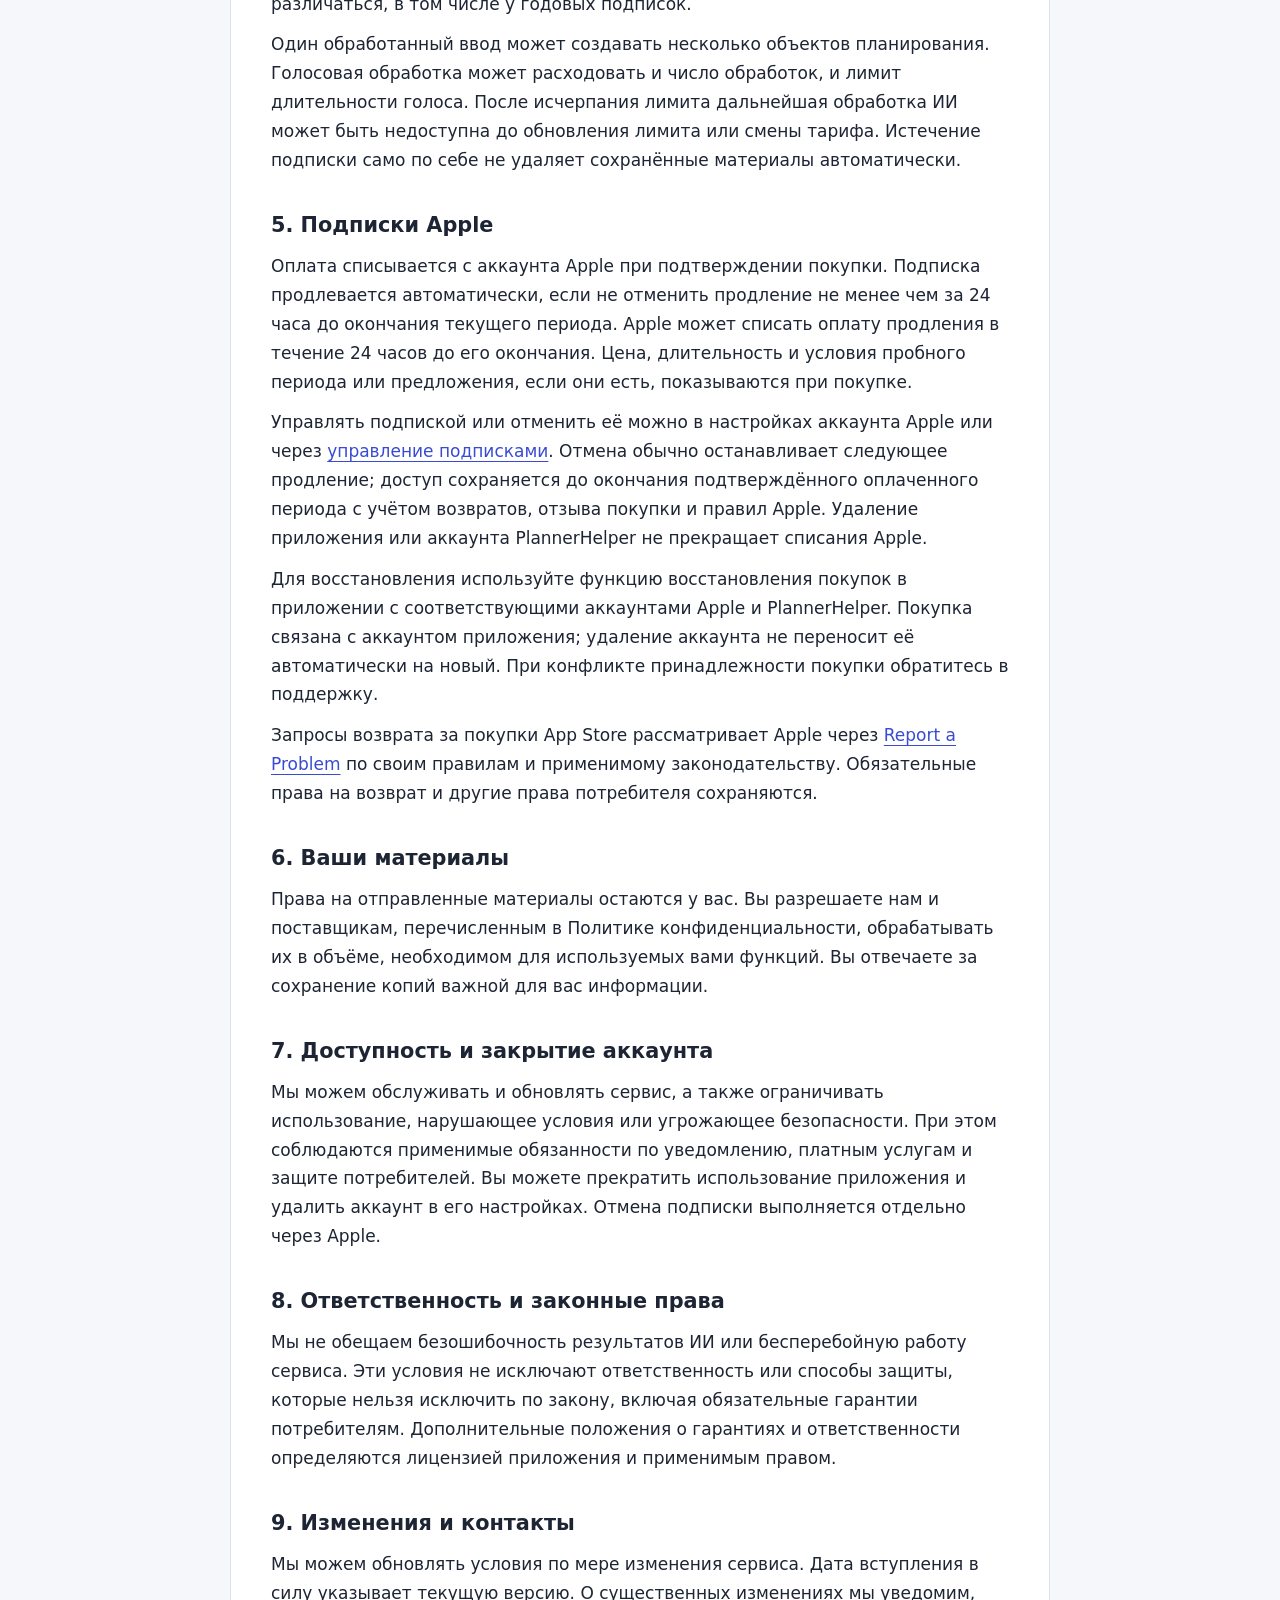
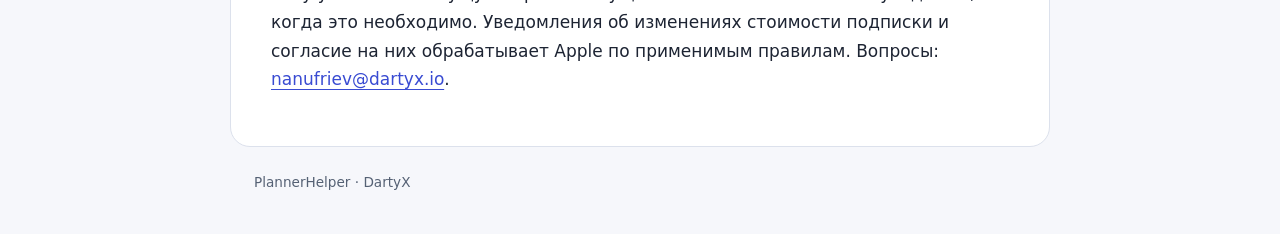
<file: plannerhelper/terms/ru/index.html>
<!doctype html>
<html lang="ru"><head><meta charset="utf-8"><meta name="viewport" content="width=device-width, initial-scale=1"><title>Условия использования · PlannerHelper</title><link rel="stylesheet" href="../../../styles.css"></head>
<body><header><a href="../../">DartyX / PlannerHelper</a><nav aria-label="Юридические документы"><a href="../../privacy/ru/">Конфиденциальность</a><a href="./" aria-current="page">Условия</a><a href="../" lang="en" hreflang="en">English</a></nav></header><main>

<p class="eyebrow">PlannerHelper</p><h1>Условия использования</h1><p class="meta">Дата вступления в силу: 7 октября 2026 года</p>
<div class="summary"><p>PlannerHelper — помощник для планирования. Проверяйте материалы и даты, созданные ИИ. Оплату подписок и управление ими обеспечивает Apple; удаление приложения или аккаунта не отменяет подписку.</p></div>
<h2>1. Поставщик и область действия</h2><p>PlannerHelper предоставляет Nikita Anufriev, Нидерланды, под названием DartyX. Контакт: <a href="mailto:nanufriev@dartyx.io">nanufriev@dartyx.io</a>. Эти условия описывают использование сервиса и функций подписки. Обработка персональных данных описана в <a href="../../privacy/ru/">Политике конфиденциальности</a>.</p><p>Лицензия на приложение регулируется <a href="https://www.apple.com/legal/internet-services/itunes/dev/stdeula/">стандартным лицензионным соглашением Apple</a>, если в App Store с приложением не предоставлено отдельное соглашение. Эти условия сервиса не ограничивают права по применимому законодательству о защите потребителей.</p>
<h2>2. Использование сервиса</h2><p>Вы отвечаете за отправляемые материалы и должны иметь права и разрешения на их обработку, в том числе при записи других людей. Защищайте аккаунт, используемый для входа. Не используйте сервис для незаконных действий, нарушения его работы, несанкционированного доступа или обхода лимитов.</p><p>Вы должны иметь право принять эти условия самостоятельно либо получить согласие родителя или законного представителя, когда этого требует применимое законодательство. Некоторые функции требуют аккаунта, подключения к интернету, разрешений устройства или поддерживаемого внешнего сервиса.</p>
<h2>3. Результаты ИИ и интеграции</h2><p>Распознавание и интерпретация ИИ могут содержать ошибки. Проверяйте имена, даты, часовые пояса, заметки и предложенные действия, прежде чем полагаться на них. PlannerHelper не является экстренным сервисом и не гарантирует доставку напоминания или уведомления в определённый момент.</p><p>Работа календарей и напоминаний также зависит от разрешений, связи, синхронизации и сервисов Apple или Google. Изменения во внешних сервисах могут сохраняться после отключения интеграции или удаления аккаунта PlannerHelper.</p>
<h2>4. Тарифы и лимиты</h2><p>Бесплатные и платные функции, сроки оплаты, цены и доступные объёмы обработки показаны в приложении до покупки. Платные тарифы могут предоставлять увеличенные лимиты текстовой и голосовой обработки. Лимиты обновляются по указанному в приложении расписанию; неиспользованные объёмы не переносятся. Период оплаты и период обновления лимитов могут различаться, в том числе у годовых подписок.</p><p>Один обработанный ввод может создавать несколько объектов планирования. Голосовая обработка может расходовать и число обработок, и лимит длительности голоса. После исчерпания лимита дальнейшая обработка ИИ может быть недоступна до обновления лимита или смены тарифа. Истечение подписки само по себе не удаляет сохранённые материалы автоматически.</p>
<h2>5. Подписки Apple</h2><p>Оплата списывается с аккаунта Apple при подтверждении покупки. Подписка продлевается автоматически, если не отменить продление не менее чем за 24 часа до окончания текущего периода. Apple может списать оплату продления в течение 24 часов до его окончания. Цена, длительность и условия пробного периода или предложения, если они есть, показываются при покупке.</p><p>Управлять подпиской или отменить её можно в настройках аккаунта Apple или через <a href="https://apps.apple.com/account/subscriptions">управление подписками</a>. Отмена обычно останавливает следующее продление; доступ сохраняется до окончания подтверждённого оплаченного периода с учётом возвратов, отзыва покупки и правил Apple. Удаление приложения или аккаунта PlannerHelper не прекращает списания Apple.</p><p>Для восстановления используйте функцию восстановления покупок в приложении с соответствующими аккаунтами Apple и PlannerHelper. Покупка связана с аккаунтом приложения; удаление аккаунта не переносит её автоматически на новый. При конфликте принадлежности покупки обратитесь в поддержку.</p><p>Запросы возврата за покупки App Store рассматривает Apple через <a href="https://reportaproblem.apple.com/">Report a Problem</a> по своим правилам и применимому законодательству. Обязательные права на возврат и другие права потребителя сохраняются.</p>
<h2>6. Ваши материалы</h2><p>Права на отправленные материалы остаются у вас. Вы разрешаете нам и поставщикам, перечисленным в Политике конфиденциальности, обрабатывать их в объёме, необходимом для используемых вами функций. Вы отвечаете за сохранение копий важной для вас информации.</p>
<h2>7. Доступность и закрытие аккаунта</h2><p>Мы можем обслуживать и обновлять сервис, а также ограничивать использование, нарушающее условия или угрожающее безопасности. При этом соблюдаются применимые обязанности по уведомлению, платным услугам и защите потребителей. Вы можете прекратить использование приложения и удалить аккаунт в его настройках. Отмена подписки выполняется отдельно через Apple.</p>
<h2>8. Ответственность и законные права</h2><p>Мы не обещаем безошибочность результатов ИИ или бесперебойную работу сервиса. Эти условия не исключают ответственность или способы защиты, которые нельзя исключить по закону, включая обязательные гарантии потребителям. Дополнительные положения о гарантиях и ответственности определяются лицензией приложения и применимым правом.</p>
<h2>9. Изменения и контакты</h2><p>Мы можем обновлять условия по мере изменения сервиса. Дата вступления в силу указывает текущую версию. О существенных изменениях мы уведомим, когда это необходимо. Уведомления об изменениях стоимости подписки и согласие на них обрабатывает Apple по применимым правилам. Вопросы: <a href="mailto:nanufriev@dartyx.io">nanufriev@dartyx.io</a>.</p>
</main><footer>PlannerHelper · DartyX</footer></body></html>
</file>
<file: styles.css>
:root{color-scheme:light dark;--bg:#f6f7fb;--paper:#fff;--ink:#1d2433;--muted:#556174;--line:#dce1ec;--accent:#394bd2}*{box-sizing:border-box}body{margin:0;background:var(--bg);color:var(--ink);font:17px/1.7 system-ui,-apple-system,BlinkMacSystemFont,"Segoe UI",sans-serif}header,main,footer{max-width:820px;margin:auto;padding:24px}header{display:flex;justify-content:space-between;align-items:center;gap:20px;flex-wrap:wrap}header a{font-weight:650}nav{display:flex;gap:20px;flex-wrap:wrap}a{color:var(--accent);text-underline-offset:4px;overflow-wrap:anywhere}a:focus-visible{outline:3px solid var(--accent);outline-offset:5px}main{background:var(--paper);border:1px solid var(--line);border-radius:20px;padding:40px}h1{font-size:clamp(2rem,6vw,3rem);line-height:1.15;letter-spacing:-.04em;margin:12px 0 16px}h2{font-size:1.3rem;line-height:1.4;margin:36px 0 12px}p,ul{margin:12px 0}li{margin:8px 0}.eyebrow,.meta,footer{color:var(--muted)}.eyebrow{font-size:.8rem;text-transform:uppercase;letter-spacing:.12em;font-weight:700}.draft{padding:16px;background:#fff3ce;color:#634600;border-radius:10px}.summary{border-left:3px solid var(--accent);padding-left:20px;margin:28px 0}footer{font-size:.85rem;padding-bottom:40px}@media(max-width:600px){header,footer{padding:20px}main{margin:0 12px;padding:24px;border-radius:14px}nav{gap:14px;font-size:.9rem}}@media(prefers-color-scheme:dark){:root{--bg:#11141c;--paper:#1a1f2b;--ink:#e9ecf5;--muted:#afb9cd;--line:#333c50;--accent:#a8b2ff}.draft{background:#3a3016;color:#f8df94}}@media print{body,main{background:white;color:black}header,footer,.draft{display:none}main{border:0;padding:0;max-width:none}a{color:inherit}}
</file>
